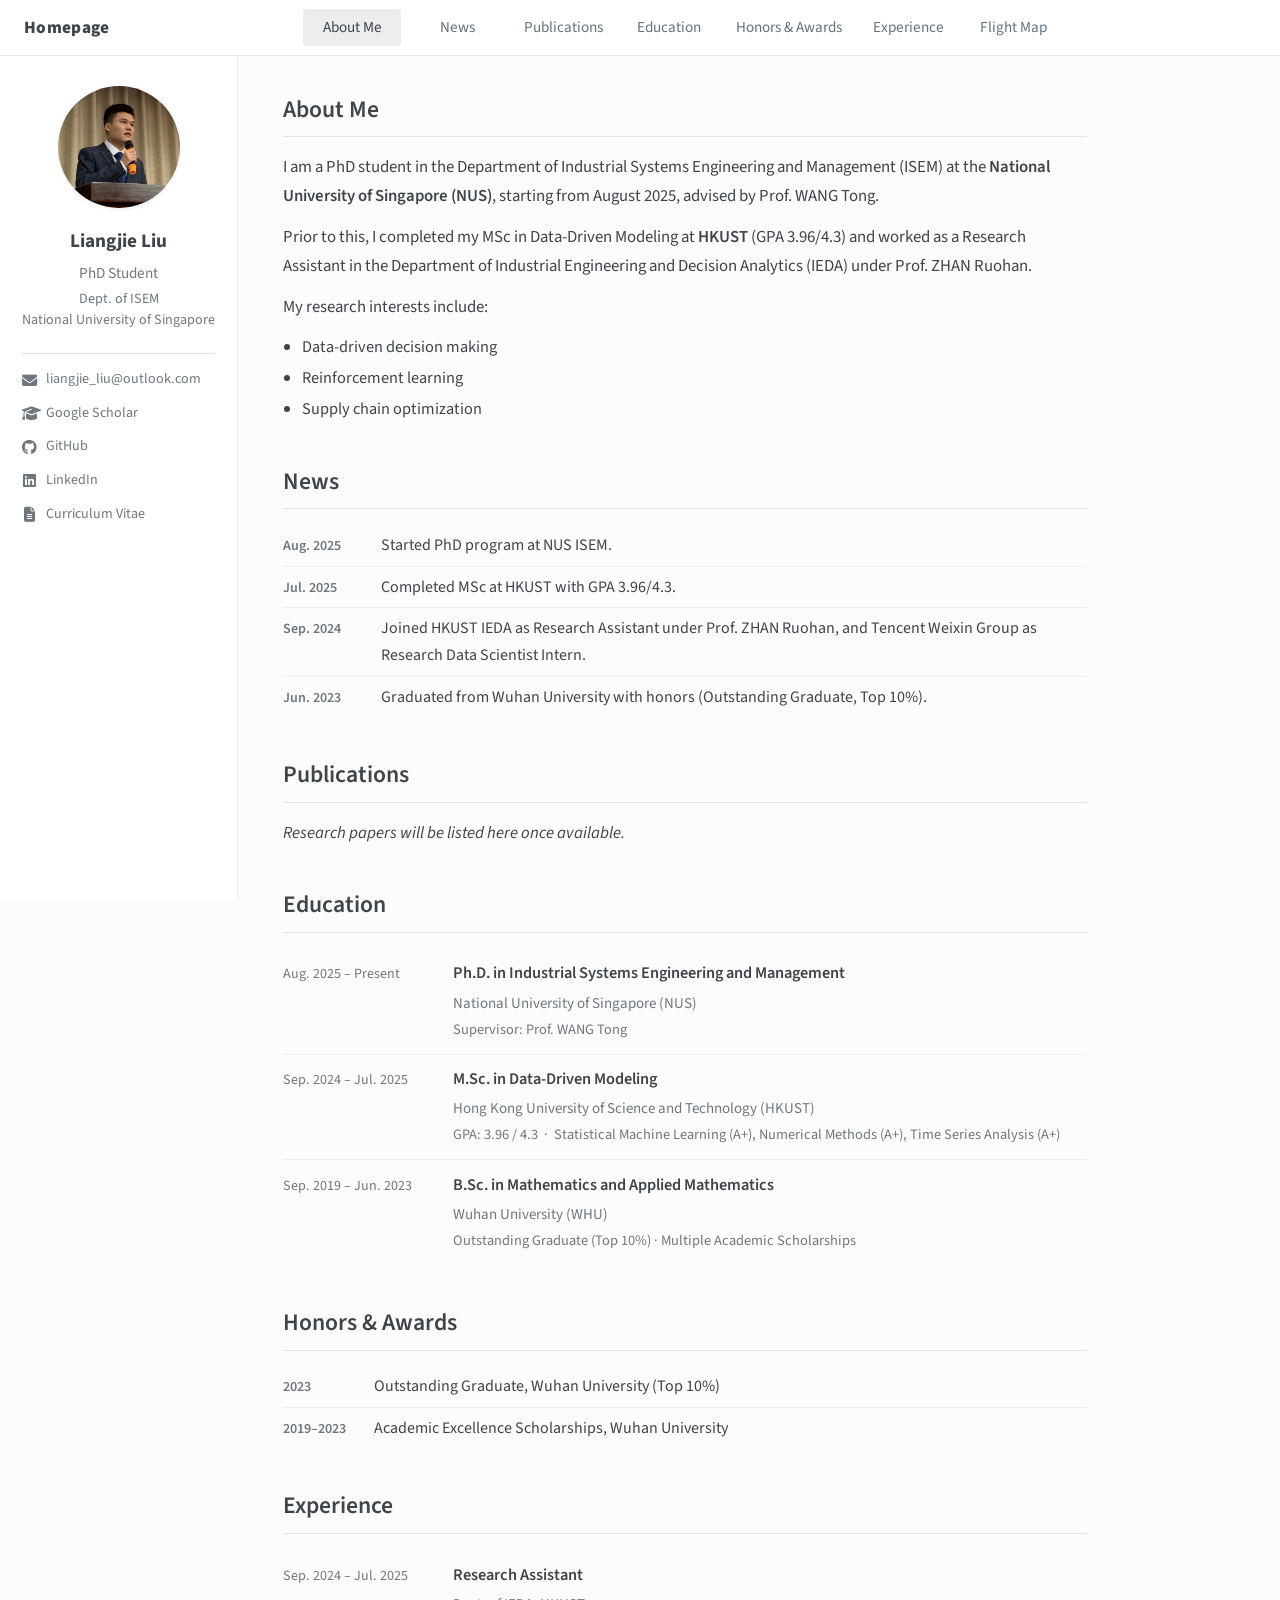
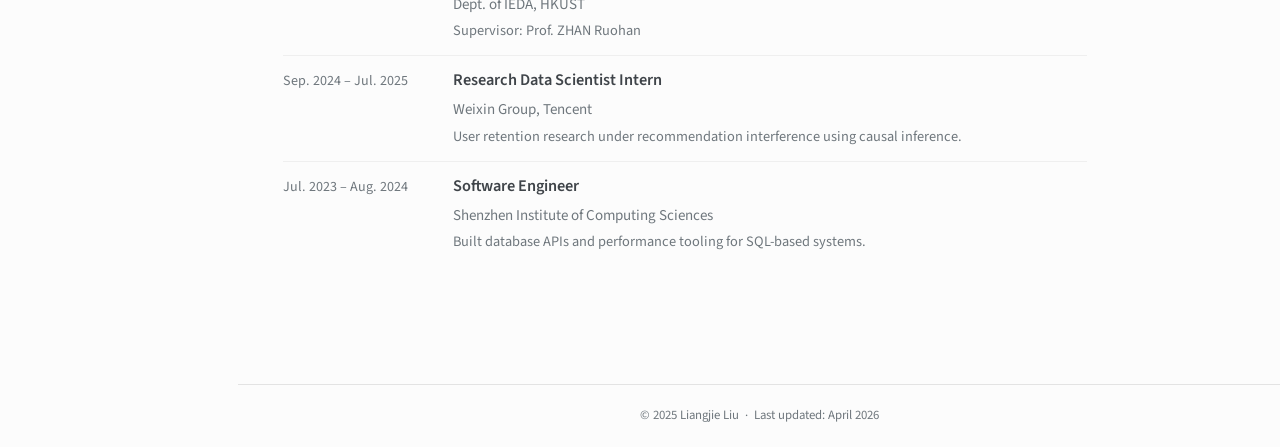
<file: index.html>
<!DOCTYPE html>
<html lang="en">
<head>
  <meta charset="UTF-8" />
  <meta name="viewport" content="width=device-width, initial-scale=1.0"/>
  <title>Liangjie Liu</title>
  <meta name="description" content="Personal academic homepage of Liangjie Liu, PhD student at NUS ISEM. Research in data-driven decision making, reinforcement learning, and supply chain optimization.">
  <meta property="og:title" content="Liangjie Liu">
  <meta property="og:description" content="PhD Student, NUS ISEM. Data-driven decision making, reinforcement learning, supply chain optimization.">
  <meta property="og:image" content="images/profile.jpg">

  <link rel="preconnect" href="https://fonts.googleapis.com">
  <link rel="preconnect" href="https://fonts.gstatic.com" crossorigin>
  <link href="https://fonts.googleapis.com/css2?family=Source+Sans+3:ital,wght@0,300;0,400;0,600;0,700;1,400&amp;display=swap" rel="stylesheet">
  <link rel="stylesheet" href="https://cdnjs.cloudflare.com/ajax/libs/font-awesome/6.5.0/css/all.min.css" crossorigin="anonymous" referrerpolicy="no-referrer" />
  <link rel="stylesheet" href="assets/css/main.css" />
</head>
<body>

<header class="masthead">
  <a href="#about" class="masthead-title">Homepage</a>
  <nav class="masthead-nav" id="mastheadNav" aria-label="Site sections">
    <a href="#about"        class="nav-link active">About Me</a>
    <a href="#news"         class="nav-link">News</a>
    <a href="#publications" class="nav-link">Publications</a>
    <a href="#education"    class="nav-link">Education</a>
    <a href="#honors"       class="nav-link">Honors &amp; Awards</a>
    <a href="#experience"   class="nav-link">Experience</a>
    <a href="flight-map-package/flight-map.html" class="nav-link">Flight Map</a>
  </nav>
  <button class="masthead-toggle" id="mastheadToggle" aria-label="Toggle navigation">&#9776;</button>
</header>

<aside class="sidebar">
  <div class="sidebar-inner">
    <div class="author-avatar">
      <img src="images/profile.jpg" alt="Liangjie Liu">
    </div>

    <div class="sidebar-text-group">
      <div class="author-name">Liangjie Liu</div>
      <div class="author-bio">PhD Student</div>
      <div class="author-affiliation">
        Dept. of ISEM<br>
        National University of Singapore
      </div>
    </div>

    <hr class="sidebar-divider">

    <ul class="author-social">
      <li>
        <a href="mailto:liangjie_liu@outlook.com" title="Email">
          <i class="fas fa-envelope"></i>
          <span>liangjie_liu@outlook.com</span>
        </a>
      </li>
      <li>
        <a href="#" title="Google Scholar" target="_blank" rel="noopener">
          <i class="fas fa-graduation-cap"></i>
          <span>Google Scholar</span>
        </a>
      </li>
      <li>
        <a href="https://github.com/liangjielliu" title="GitHub" target="_blank" rel="noopener">
          <i class="fab fa-github"></i>
          <span>GitHub</span>
        </a>
      </li>
      <li>
        <a href="#" title="LinkedIn" target="_blank" rel="noopener">
          <i class="fab fa-linkedin"></i>
          <span>LinkedIn</span>
        </a>
      </li>
      <li>
        <a href="cv/Liangjie_Liu_CV.pdf" title="Curriculum Vitae" target="_blank" rel="noopener">
          <i class="fas fa-file-alt"></i>
          <span>Curriculum Vitae</span>
        </a>
      </li>
    </ul>
  </div>
</aside>

<main class="main-content">
  <section id="about">
    <h2>About Me</h2>
    <p>
      I am a PhD student in the Department of Industrial Systems Engineering and Management (ISEM)
      at the <strong>National University of Singapore (NUS)</strong>, starting from August 2025,
      advised by Prof. WANG Tong.
    </p>
    <p>
      Prior to this, I completed my MSc in Data-Driven Modeling at
      <strong>HKUST</strong> (GPA 3.96/4.3) and worked as a Research Assistant
      in the Department of Industrial Engineering and Decision Analytics (IEDA)
      under Prof. ZHAN Ruohan.
    </p>
    <p>My research interests include:</p>
    <ul class="research-list">
      <li>Data-driven decision making</li>
      <li>Reinforcement learning</li>
      <li>Supply chain optimization</li>
    </ul>
  </section>

  <section id="news">
    <h2>News</h2>
    <ul>
      <li class="news-item">
        <span class="news-date">Aug. 2025</span>
        <span class="news-text">Started PhD program at NUS ISEM.</span>
      </li>
      <li class="news-item">
        <span class="news-date">Jul. 2025</span>
        <span class="news-text">Completed MSc at HKUST with GPA 3.96/4.3.</span>
      </li>
      <li class="news-item">
        <span class="news-date">Sep. 2024</span>
        <span class="news-text">Joined HKUST IEDA as Research Assistant under Prof. ZHAN Ruohan, and Tencent Weixin Group as Research Data Scientist Intern.</span>
      </li>
      <li class="news-item">
        <span class="news-date">Jun. 2023</span>
        <span class="news-text">Graduated from Wuhan University with honors (Outstanding Graduate, Top 10%).</span>
      </li>
    </ul>
  </section>

  <section id="publications">
    <h2>Publications</h2>

    <!--
      Paper-box template — uncomment when a paper is ready:

      <div class="paper-box">
        <div class="paper-box-image">
          <img src="images/paper1.png" alt="Paper thumbnail">
        </div>
        <div class="paper-box-text">
          <div class="paper-title">Title of the Paper</div>
          <div class="paper-authors"><strong>Liangjie Liu</strong>, Co-Author A, Co-Author B</div>
          <div class="paper-venue">
            <span class="badge badge-venue">NeurIPS 2025</span>
          </div>
          <div class="paper-abstract">A one-sentence summary of the contribution.</div>
          <div class="paper-links">
            <a href="#">[Paper]</a>
            <a href="#">[Code]</a>
          </div>
        </div>
      </div>
    -->

    <p class="coming-soon-text">Research papers will be listed here once available.</p>
  </section>

  <section id="education">
    <h2>Education</h2>
    <ul>
      <li class="edu-item">
        <div class="edu-meta"><span class="edu-period">Aug. 2025 – Present</span></div>
        <div class="edu-body">
          <div class="edu-degree">Ph.D. in Industrial Systems Engineering and Management</div>
          <div class="edu-school">National University of Singapore (NUS)</div>
          <div class="edu-detail">Supervisor: Prof. WANG Tong</div>
        </div>
      </li>
      <li class="edu-item">
        <div class="edu-meta"><span class="edu-period">Sep. 2024 – Jul. 2025</span></div>
        <div class="edu-body">
          <div class="edu-degree">M.Sc. in Data-Driven Modeling</div>
          <div class="edu-school">Hong Kong University of Science and Technology (HKUST)</div>
          <div class="edu-detail">GPA: 3.96 / 4.3 &nbsp;·&nbsp; Statistical Machine Learning (A+), Numerical Methods (A+), Time Series Analysis (A+)</div>
        </div>
      </li>
      <li class="edu-item">
        <div class="edu-meta"><span class="edu-period">Sep. 2019 – Jun. 2023</span></div>
        <div class="edu-body">
          <div class="edu-degree">B.Sc. in Mathematics and Applied Mathematics</div>
          <div class="edu-school">Wuhan University (WHU)</div>
          <div class="edu-detail">Outstanding Graduate (Top 10%) · Multiple Academic Scholarships</div>
        </div>
      </li>
    </ul>
  </section>

  <section id="honors">
    <h2>Honors &amp; Awards</h2>
    <ul class="honors-list">
      <li>
        <span class="honor-year">2023</span>
        <span>Outstanding Graduate, Wuhan University (Top 10%)</span>
      </li>
      <li>
        <span class="honor-year">2019–2023</span>
        <span>Academic Excellence Scholarships, Wuhan University</span>
      </li>
    </ul>
  </section>

  <section id="experience">
    <h2>Experience</h2>
    <ul>
      <li class="edu-item">
        <div class="edu-meta"><span class="edu-period">Sep. 2024 – Jul. 2025</span></div>
        <div class="edu-body">
          <div class="edu-degree">Research Assistant</div>
          <div class="edu-school">Dept. of IEDA, HKUST</div>
          <div class="edu-detail">Supervisor: Prof. ZHAN Ruohan</div>
        </div>
      </li>
      <li class="edu-item">
        <div class="edu-meta"><span class="edu-period">Sep. 2024 – Jul. 2025</span></div>
        <div class="edu-body">
          <div class="edu-degree">Research Data Scientist Intern</div>
          <div class="edu-school">Weixin Group, Tencent</div>
          <div class="edu-detail">User retention research under recommendation interference using causal inference.</div>
        </div>
      </li>
      <li class="edu-item">
        <div class="edu-meta"><span class="edu-period">Jul. 2023 – Aug. 2024</span></div>
        <div class="edu-body">
          <div class="edu-degree">Software Engineer</div>
          <div class="edu-school">Shenzhen Institute of Computing Sciences</div>
          <div class="edu-detail">Built database APIs and performance tooling for SQL-based systems.</div>
        </div>
      </li>
    </ul>
  </section>
</main>

<footer>
  <p>&copy; 2025 Liangjie Liu &nbsp;·&nbsp; Last updated: April 2026</p>
</footer>

<script src="assets/js/main.js"></script>
</body>
</html>
</file>
<file: assets/css/main.css>
:root {
  --sidebar-width: 238px;
  --masthead-height: 56px;
  --masthead-bg: #ffffff;
  --body-bg: #fcfcfc;
  --border: #efefef;
  --border-section: #e3e3e3;
  --text-primary: #3f4449;
  --text-muted: #6f777d;
  --link-color: #52adc8;
  --font-body: "Source Sans 3", "Trebuchet MS", Helvetica, sans-serif;
  --font-heading: "Source Sans 3", "Trebuchet MS", Helvetica, sans-serif;
}

*, *::before, *::after { box-sizing: border-box; margin: 0; padding: 0; }
html { scroll-behavior: smooth; font-size: 16px; }
body {
  font-family: var(--font-body);
  background: var(--body-bg);
  color: var(--text-primary);
  line-height: 1.7;
}
a { color: var(--link-color); text-decoration: none; }
a:hover { text-decoration: underline; }
ul { list-style: none; }
img { display: block; max-width: 100%; }

.masthead {
  position: fixed;
  top: 0; left: 0; right: 0;
  height: var(--masthead-height);
  background: var(--masthead-bg);
  display: grid;
  grid-template-columns: auto minmax(0, 1fr) auto;
  align-items: center;
  padding: 0 1.5rem 0 1.5rem;
  z-index: 200;
  border-bottom: 1px solid #e4e7ea;
  column-gap: 1.2rem;
}

.masthead-title {
  color: var(--text-primary);
  font-family: var(--font-heading);
  font-size: 1.08rem;
  font-weight: 800;
  letter-spacing: 0.02em;
  opacity: 1;
  white-space: nowrap;
}

.masthead-title:hover { color: #556068; text-decoration: none; }

.masthead-nav {
  display: flex;
  align-items: center;
  justify-content: space-between;
  gap: 0.45rem;
  width: 100%;
  max-width: 760px;
  margin: 0 auto;
}

.masthead-nav a {
  flex: 1 1 0;
  color: #66717a;
  font-size: 0.95rem;
  padding: 0.34rem 0.62rem;
  border-radius: 3px;
  transition: all 0.15s;
  white-space: nowrap;
  text-align: center;
}

.masthead-nav a:hover {
  color: var(--text-primary);
  background: rgba(95, 107, 114, 0.08);
  text-decoration: none;
}

.masthead-nav a.active {
  color: var(--text-primary);
  background: rgba(95, 107, 114, 0.12);
}

.masthead-toggle {
  display: none;
  background: none;
  border: none;
  color: var(--text-primary);
  font-size: 1.2rem;
  cursor: pointer;
  padding: 0.25rem 0.4rem;
  margin-left: 0.5rem;
}

.sidebar {
  position: fixed;
  top: var(--masthead-height);
  left: 0;
  width: var(--sidebar-width);
  height: calc(100vh - var(--masthead-height));
  overflow-y: auto;
  background: #ffffff;
  border-right: 1px solid var(--border);
  z-index: 100;
  scrollbar-width: none;
}

.sidebar::-webkit-scrollbar { display: none; }

.sidebar-inner {
  padding: 1.9rem 1.35rem 2rem;
  display: flex;
  flex-direction: column;
  align-items: center;
  text-align: center;
}

.author-avatar {
  width: 122px;
  height: 122px;
  margin-bottom: 1.05rem;
}

.author-avatar img {
  width: 100%;
  height: 100%;
  border-radius: 50%;
  object-fit: cover;
  object-position: center top;
  box-shadow: 0 1px 4px rgba(0,0,0,0.08);
}

.author-name {
  font-family: var(--font-body);
  font-size: 1.2rem;
  font-weight: 700;
  color: var(--text-primary);
  margin-bottom: 0.2rem;
}

.author-bio {
  font-size: 0.95rem;
  color: var(--text-muted);
  margin-bottom: 0.15rem;
}

.author-affiliation {
  font-size: 0.88rem;
  color: var(--text-muted);
  line-height: 1.5;
  margin-bottom: 0.85rem;
}

.sidebar-divider {
  width: 100%;
  border: none;
  border-top: 1px solid var(--border-section);
  margin: 0.5rem 0 0.9rem;
}

.author-social { width: 100%; }
.author-social li { margin-bottom: 0.6rem; }

.author-social a {
  display: flex;
  align-items: center;
  gap: 0.55rem;
  font-size: 0.88rem;
  color: var(--text-muted);
  transition: color 0.15s;
  text-align: left;
  overflow: hidden;
}

.author-social a:hover {
  color: var(--link-color);
  text-decoration: none;
}

.author-social i {
  width: 1em;
  text-align: center;
  font-size: 0.95rem;
  flex-shrink: 0;
}

.author-social span {
  overflow: hidden;
  text-overflow: ellipsis;
  white-space: nowrap;
}

.main-content {
  margin-left: var(--sidebar-width);
  padding: calc(var(--masthead-height) + 2.1rem) 3.2rem 5rem 2.8rem;
  max-width: 900px;
}

.main-content section { margin-bottom: 2.35rem; }

.main-content h2 {
  font-family: var(--font-heading);
  font-size: 1.48rem;
  font-weight: 600;
  color: var(--text-primary);
  padding-bottom: 0.4rem;
  border-bottom: 1px solid var(--border-section);
  margin-bottom: 1rem;
}

.main-content p {
  margin-bottom: 0.8rem;
  font-size: 1.05rem;
  color: var(--text-primary);
}

.main-content p:last-child { margin-bottom: 0; }
.main-content strong { font-weight: 600; }

.research-list {
  padding-left: 1.2rem;
  list-style: disc;
  margin-top: 0.3rem;
  color: var(--text-primary);
}

.research-list li { margin-bottom: 0.2rem; font-size: 1.02rem; }

.news-item {
  display: flex;
  gap: 1rem;
  padding: 0.42rem 0;
  border-bottom: 1px solid var(--border);
  font-size: 1rem;
  align-items: baseline;
}

.news-item:last-child { border-bottom: none; }

.news-date {
  flex-shrink: 0;
  min-width: 82px;
  font-size: 0.88rem;
  font-weight: 600;
  color: var(--text-muted);
}

.news-text { color: var(--text-primary); }

.paper-box {
  display: flex;
  gap: 1.5rem;
  padding: 0.95rem 0;
  border-bottom: 1px solid var(--border);
  align-items: flex-start;
}

.paper-box:last-child { border-bottom: none; }
.paper-box-image { flex: 0 0 38%; max-width: 230px; }

.paper-box-image img {
  width: 100%;
  border: 1px solid var(--border-section);
  border-radius: 3px;
}

.paper-box-text { flex: 1; }

.paper-title {
  font-weight: 600;
  font-size: 1.05rem;
  margin-bottom: 0.3rem;
  color: var(--text-primary);
}

.paper-authors {
  font-size: 0.94rem;
  color: var(--text-muted);
  margin-bottom: 0.3rem;
}

.paper-venue { margin-bottom: 0.4rem; }

.badge {
  display: inline-block;
  padding: 0.12em 0.5em;
  font-size: 0.76rem;
  font-weight: 700;
  border-radius: 3px;
  line-height: 1.4;
}

.badge-venue {
  background: #e8f0fe;
  color: #1a56db;
  border: 1px solid #c3d3fb;
}

.paper-abstract { font-size: 0.94rem; color: var(--text-muted); margin-bottom: 0.45rem; }
.paper-links a { font-size: 0.92rem; font-weight: 600; margin-right: 0.7rem; }
.coming-soon-text { font-size: 1rem; color: var(--text-muted); font-style: italic; }

.edu-item {
  display: flex;
  gap: 1.25rem;
  padding: 0.72rem 0;
  border-bottom: 1px solid var(--border);
  align-items: flex-start;
}

.edu-item:last-child { border-bottom: none; }
.edu-meta { flex-shrink: 0; min-width: 150px; }
.edu-period { font-size: 0.88rem; color: var(--text-muted); white-space: nowrap; }
.edu-degree { font-weight: 600; color: var(--text-primary); margin-bottom: 0.15rem; font-size: 1.02rem; }
.edu-school { font-size: 0.94rem; color: var(--text-muted); margin-bottom: 0.1rem; }
.edu-detail { font-size: 0.9rem; color: var(--text-muted); }

.honors-list li {
  display: flex;
  gap: 1rem;
  padding: 0.42rem 0;
  border-bottom: 1px solid var(--border);
  font-size: 1rem;
  align-items: baseline;
}

.honors-list li:last-child { border-bottom: none; }

.honor-year {
  flex-shrink: 0;
  min-width: 75px;
  font-size: 0.88rem;
  font-weight: 600;
  color: var(--text-muted);
}

footer {
  margin-left: var(--sidebar-width);
  background: var(--body-bg);
  border-top: 1px solid var(--border-section);
  text-align: center;
  padding: 1.25rem 1rem;
  font-size: 0.8rem;
  color: var(--text-muted);
}

@media (max-width: 900px) {
  .masthead-nav { display: none; }

  .masthead-nav.open {
    display: flex;
    flex-direction: column;
    position: fixed;
    top: var(--masthead-height);
    left: 0; right: 0;
    background: var(--masthead-bg);
    padding: 0.5rem 1rem 1rem;
    gap: 0;
    z-index: 190;
    box-shadow: 0 6px 16px rgba(31,35,40,0.06);
    max-width: none;
  }

  .masthead-nav.open a {
    flex: none;
    width: 100%;
    padding: 0.8rem 0.5rem;
    border-bottom: 1px solid #e4e7ea;
    border-radius: 0;
    font-size: 1rem;
    text-align: left;
  }

  .masthead {
    grid-template-columns: minmax(0, 1fr) auto;
    padding: 0 1rem;
  }

  .masthead-toggle {
    display: block;
    justify-self: end;
    margin-left: 0;
  }

  .masthead-title { font-size: 1.06rem; }

  .sidebar {
    position: static;
    width: 100%;
    height: auto;
    border-right: none;
    border-bottom: 1px solid var(--border-section);
    margin-top: var(--masthead-height);
  }

  .sidebar-inner {
    padding: 1.1rem 1rem;
    flex-direction: row;
    flex-wrap: wrap;
    align-items: flex-start;
    text-align: left;
    gap: 0.5rem 1rem;
  }

  .author-avatar {
    width: 82px;
    height: 82px;
    margin-bottom: 0;
    flex-shrink: 0;
  }

  .sidebar-text-group { flex: 1; min-width: 160px; }
  .author-name { font-size: 1.08rem; }
  .sidebar-divider { display: none; }

  .author-social {
    flex-basis: 100%;
    display: flex;
    flex-wrap: wrap;
    gap: 0.2rem 1.1rem;
    margin-top: 0.35rem;
  }

  .author-social li { margin-bottom: 0; }

  .main-content {
    margin-left: 0;
    padding: 1.7rem 1.3rem 3rem;
  }

  footer { margin-left: 0; }

  .paper-box { flex-direction: column; }
  .paper-box-image { max-width: 100%; flex-basis: auto; }
  .edu-item { flex-direction: column; gap: 0.2rem; }
  .edu-meta { min-width: auto; }
}

@media (max-width: 560px) {
  .sidebar-inner { padding: 1rem 0.95rem 1.15rem; }
  .main-content { padding: 1.45rem 1rem 2.5rem; }
  .main-content h2 { font-size: 1.34rem; }

  .main-content p,
  .news-item,
  .honors-list li {
    font-size: 0.98rem;
  }

  .paper-authors,
  .paper-abstract,
  .edu-school,
  .edu-detail,
  .edu-period {
    font-size: 0.9rem;
  }
}
</file>
